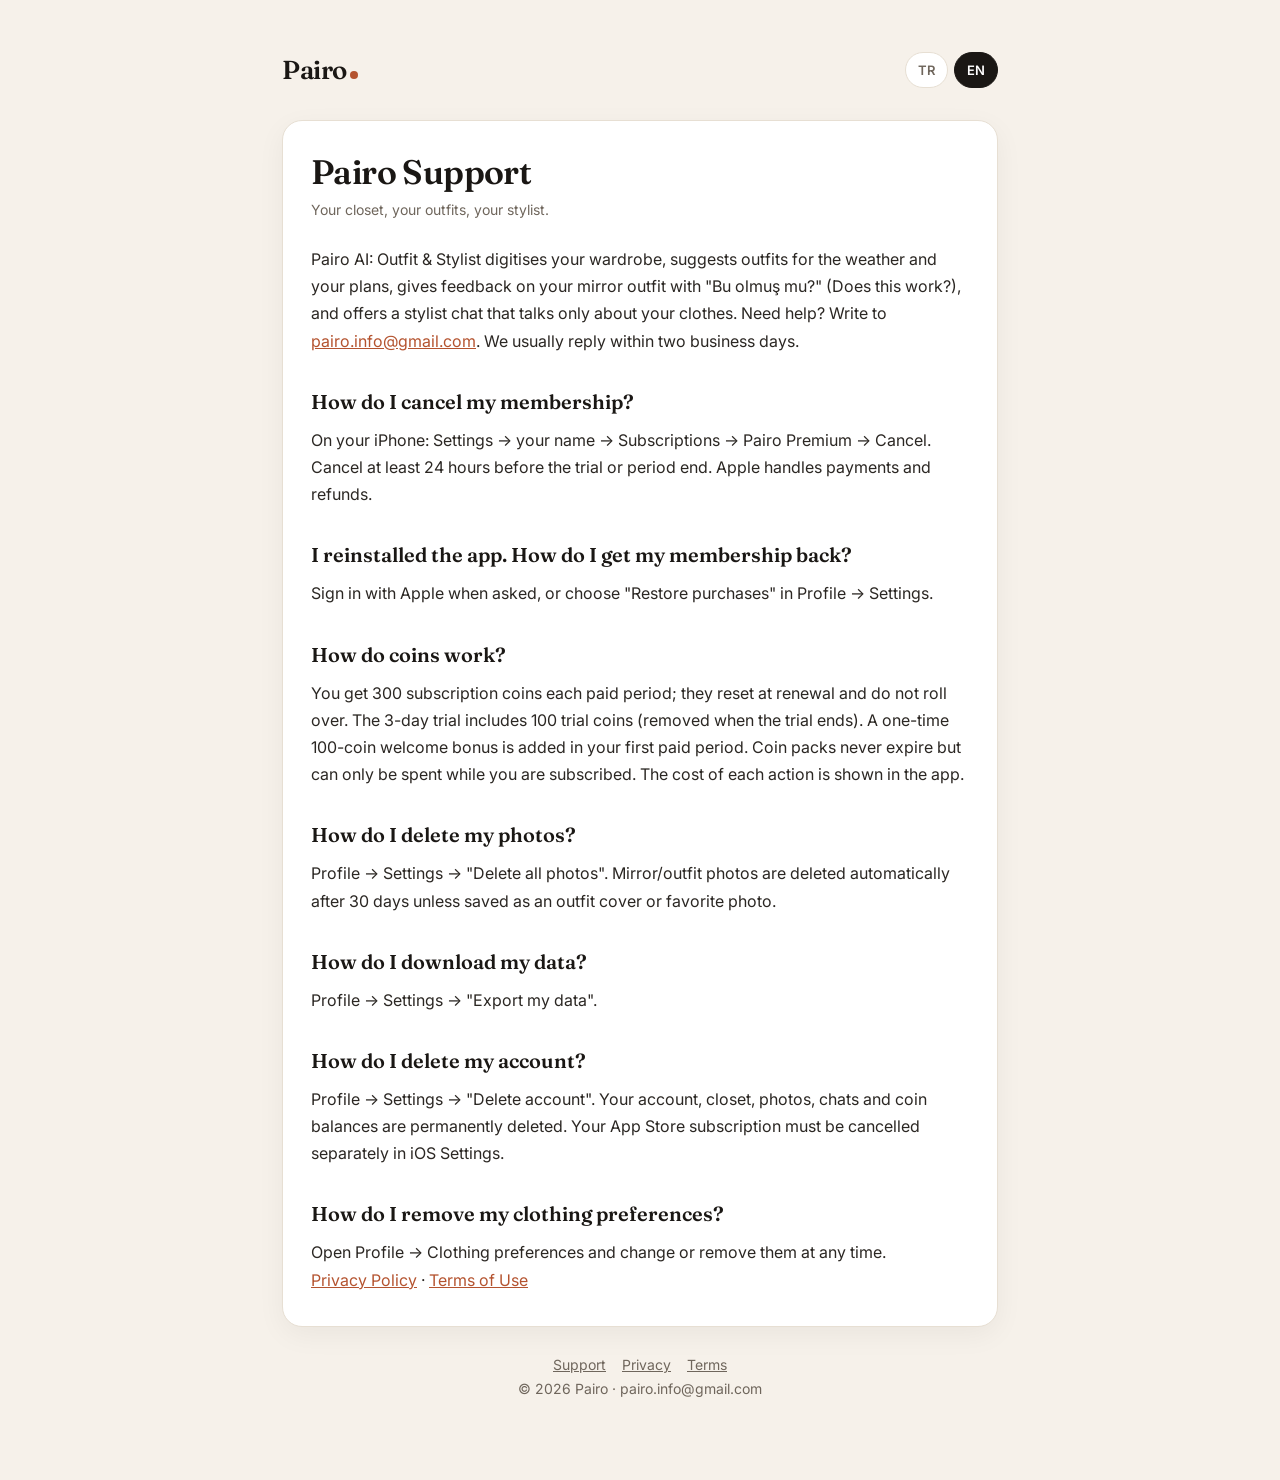
<file: index.html>
<!DOCTYPE html>
<html lang="en">
<head>
<meta charset="UTF-8" />
<meta name="viewport" content="width=device-width, initial-scale=1.0" />
<title>Support — Pairo</title>
<meta name="description" content="Pairo AI: Outfit & Stylist support: membership, coins, photo and account deletion, and contact." />
<link rel="preconnect" href="https://fonts.googleapis.com" /><link rel="preconnect" href="https://fonts.gstatic.com" crossorigin />
<link href="https://fonts.googleapis.com/css2?family=Fraunces:wght@600&family=Inter:wght@400;500;600&display=swap" rel="stylesheet" />
<link rel="stylesheet" href="style.css" />
</head>
<body><div class="wrap">
<header><a class="brand" href="./">Pairo<i></i></a>
<div class="lang"><button data-l="tr">TR</button><button data-l="en">EN</button></div></header>
<article lang="tr" class="card">
<h1>Pairo Destek</h1><p class="updated">Dolabın, kombinlerin, stilistin.</p>
<p>Pairo AI: Outfit &amp; Stylist; dolabını dijitalleştirir, günün havasına ve planına göre kombin önerir, "Bu olmuş mu?" ile aynadaki kombinine geri bildirim verir ve yalnızca kıyafetlerin hakkında sohbet eden bir stilist sunar. Yardıma mı ihtiyacın var? <a href="mailto:pairo.info@gmail.com">pairo.info@gmail.com</a> adresine yaz; genellikle iki iş günü içinde cevap veririz.</p>
<h2>Üyeliğimi nasıl iptal ederim?</h2><p>iPhone'unda: Ayarlar → adın → Abonelikler → Pairo Premium → İptal Et. Deneme veya dönem bitişinden en az 24 saat önce iptal et. Ödemeleri ve iadeleri Apple yönetir.</p>
<h2>Uygulamayı yeniden yükledim. Üyeliğimi nasıl geri alırım?</h2><p>İstendiğinde Apple ile giriş yap ya da Profil → Ayarlar bölümünden "Satın almaları geri yükle"yi seç.</p>
<h2>Coin'ler nasıl çalışır?</h2><p>Her ücretli dönemde 300 abonelik coin'i alırsın; yenilemede sıfırlanır ve devretmez. 3 günlük denemede 100 deneme coin'i verilir (deneme bitince kaldırılır). İlk ücretli dönemde bir kez 100 hoş geldin bonusu eklenir. Coin paketleri süresi dolmaz ancak yalnızca aktif üyelikle harcanabilir. Her işlemin maliyeti uygulamada gösterilir.</p>
<h2>Fotoğraflarımı nasıl silerim?</h2><p>Profil → Ayarlar → "Tüm fotoğrafları sil". Ayna/kombin fotoğrafları, kombin kapağı veya favori fotoğraf olarak kaydedilmedikçe 30 gün sonra otomatik silinir.</p>
<h2>Verilerimi nasıl indiririm?</h2><p>Profil → Ayarlar → "Verilerimi dışa aktar".</p>
<h2>Hesabımı nasıl silerim?</h2><p>Profil → Ayarlar → "Hesabı sil". Hesabın, dolabın, fotoğrafların, sohbetlerin ve coin bakiyelerin kalıcı olarak silinir. App Store aboneliğini iOS Ayarlar'dan ayrıca iptal etmelisin.</p>
<h2>Giyim tercihlerimi nasıl kaldırırım?</h2><p>Profil → Giyim tercihleri bölümünden istediğin zaman değiştirebilir veya kaldırabilirsin.</p>
<p><a href="privacy.html">Gizlilik Politikası</a> · <a href="terms.html">Kullanım Koşulları</a></p>
</article><article lang="en" class="card">
<h1>Pairo Support</h1><p class="updated">Your closet, your outfits, your stylist.</p>
<p>Pairo AI: Outfit &amp; Stylist digitises your wardrobe, suggests outfits for the weather and your plans, gives feedback on your mirror outfit with "Bu olmuş mu?" (Does this work?), and offers a stylist chat that talks only about your clothes. Need help? Write to <a href="mailto:pairo.info@gmail.com">pairo.info@gmail.com</a>. We usually reply within two business days.</p>
<h2>How do I cancel my membership?</h2><p>On your iPhone: Settings → your name → Subscriptions → Pairo Premium → Cancel. Cancel at least 24 hours before the trial or period end. Apple handles payments and refunds.</p>
<h2>I reinstalled the app. How do I get my membership back?</h2><p>Sign in with Apple when asked, or choose "Restore purchases" in Profile → Settings.</p>
<h2>How do coins work?</h2><p>You get 300 subscription coins each paid period; they reset at renewal and do not roll over. The 3-day trial includes 100 trial coins (removed when the trial ends). A one-time 100-coin welcome bonus is added in your first paid period. Coin packs never expire but can only be spent while you are subscribed. The cost of each action is shown in the app.</p>
<h2>How do I delete my photos?</h2><p>Profile → Settings → "Delete all photos". Mirror/outfit photos are deleted automatically after 30 days unless saved as an outfit cover or favorite photo.</p>
<h2>How do I download my data?</h2><p>Profile → Settings → "Export my data".</p>
<h2>How do I delete my account?</h2><p>Profile → Settings → "Delete account". Your account, closet, photos, chats and coin balances are permanently deleted. Your App Store subscription must be cancelled separately in iOS Settings.</p>
<h2>How do I remove my clothing preferences?</h2><p>Open Profile → Clothing preferences and change or remove them at any time.</p>
<p><a href="privacy.html">Privacy Policy</a> · <a href="terms.html">Terms of Use</a></p>
</article><footer><a href="./">Support</a><a href="privacy.html">Privacy</a><a href="terms.html">Terms</a><br/>© 2026 Pairo · pairo.info@gmail.com</footer>
</div><script src="lang.js"></script></body></html>
</file>
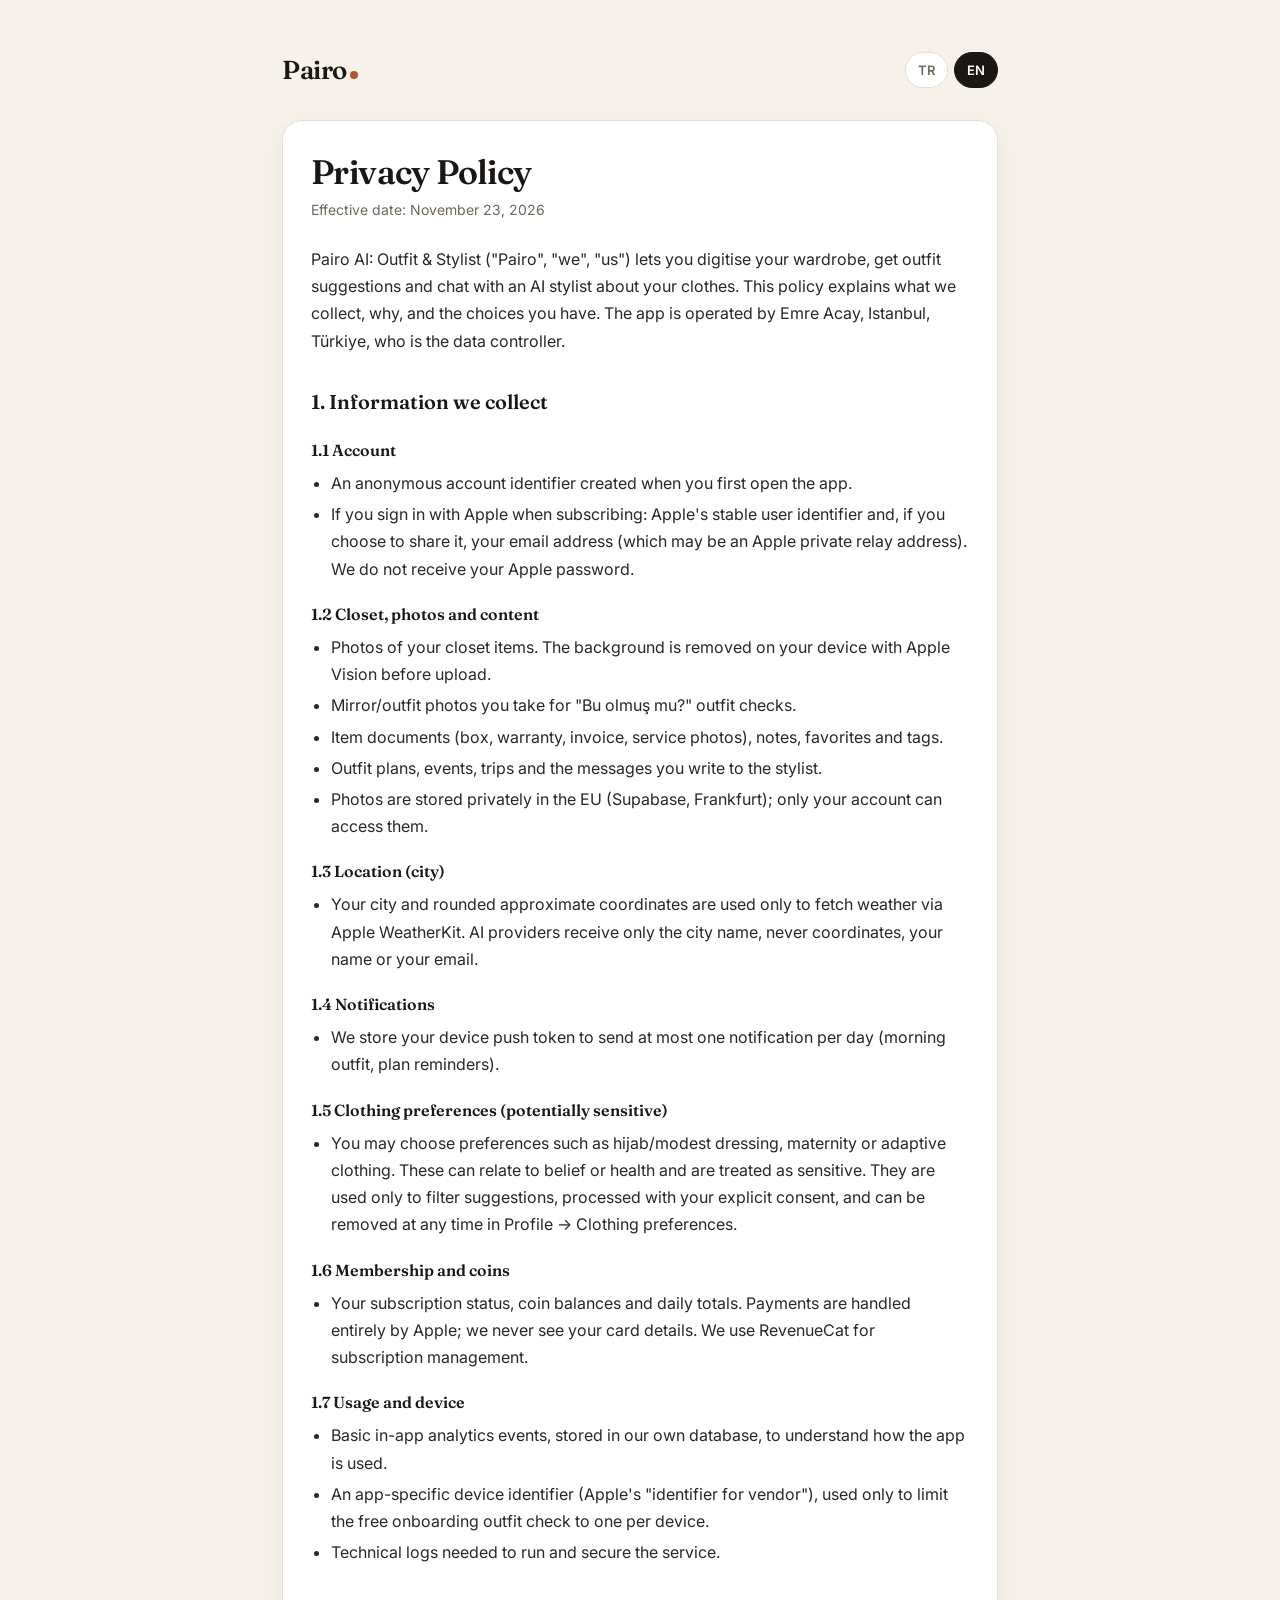
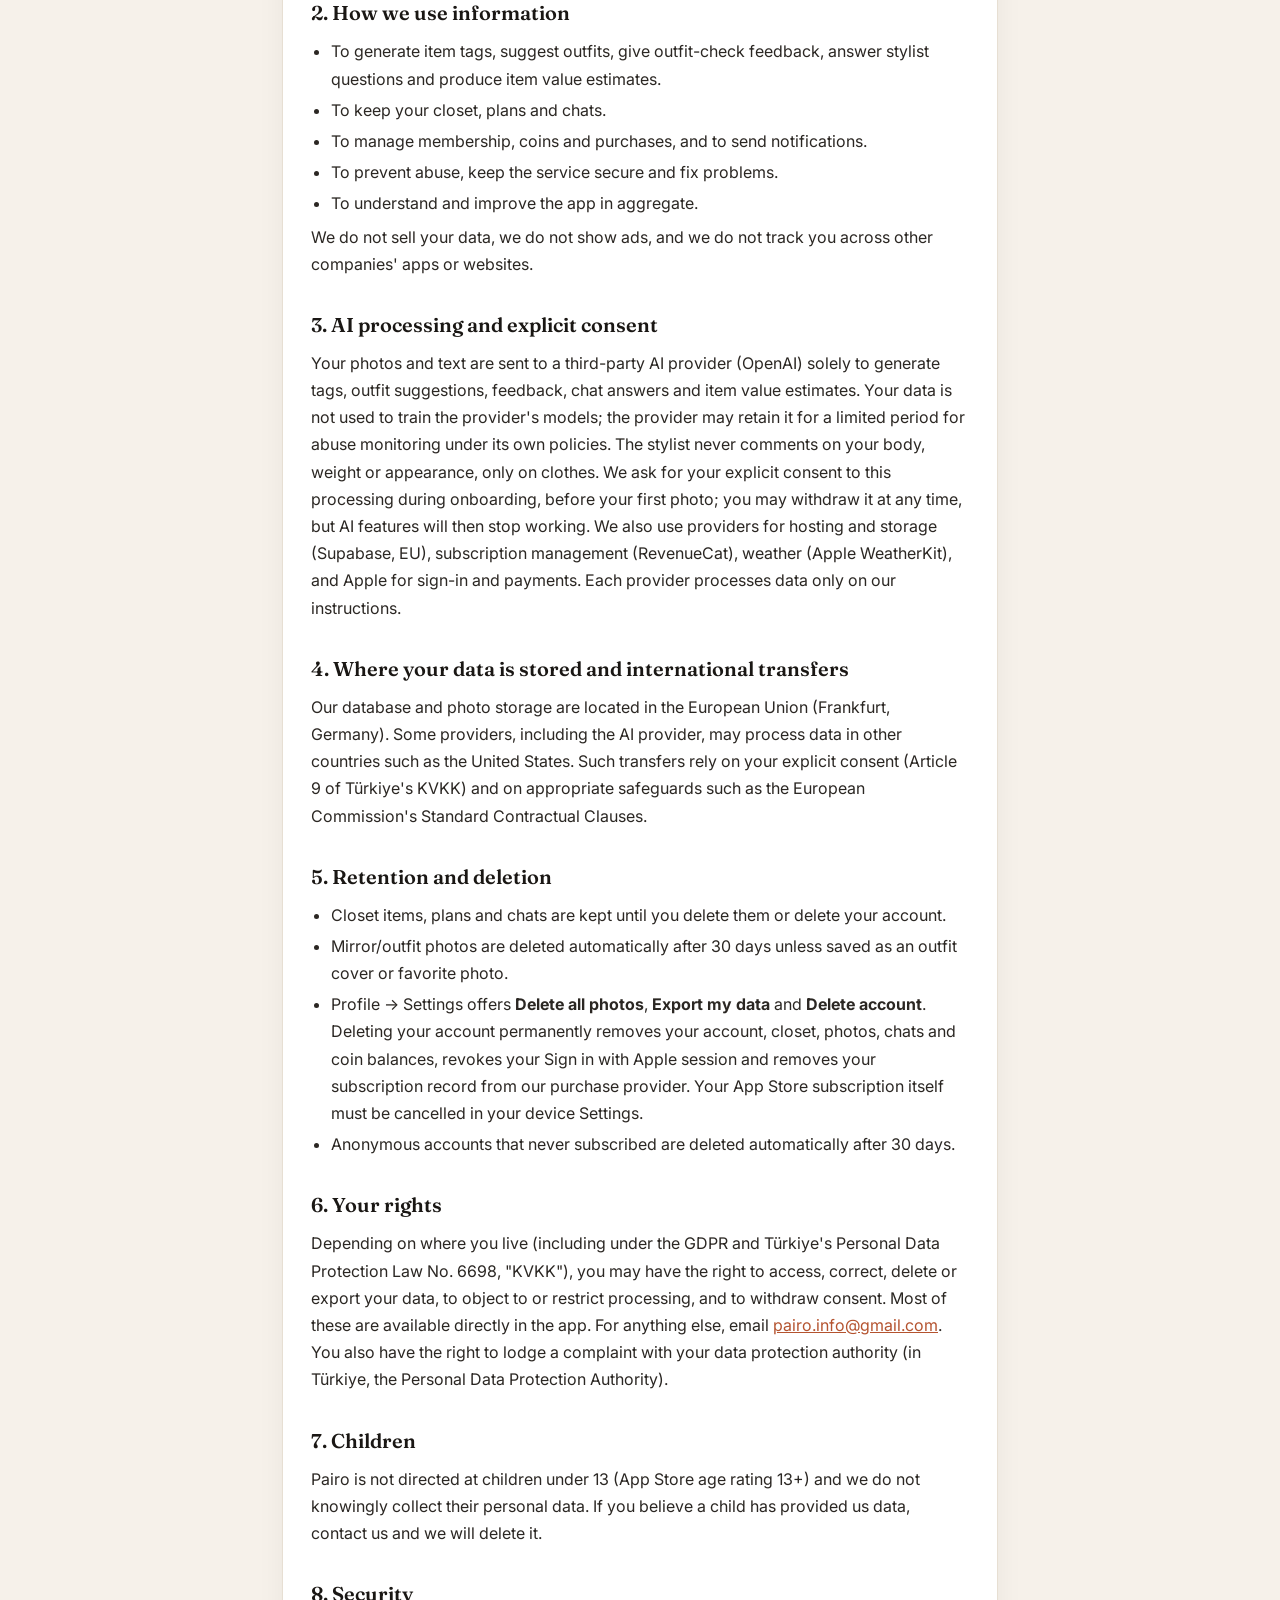
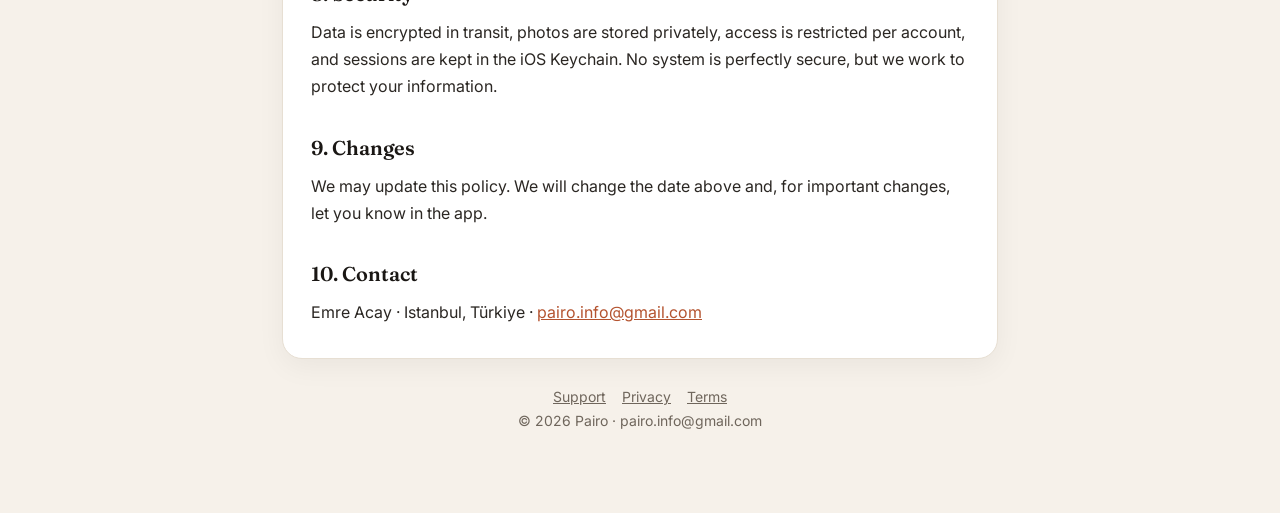
<file: privacy.html>
<!DOCTYPE html>
<html lang="en">
<head>
<meta charset="UTF-8" />
<meta name="viewport" content="width=device-width, initial-scale=1.0" />
<title>Privacy Policy — Pairo</title>
<meta name="description" content="Pairo Privacy Policy: what we collect, how we use it and your rights." />
<link rel="preconnect" href="https://fonts.googleapis.com" /><link rel="preconnect" href="https://fonts.gstatic.com" crossorigin />
<link href="https://fonts.googleapis.com/css2?family=Fraunces:wght@600&family=Inter:wght@400;500;600&display=swap" rel="stylesheet" />
<link rel="stylesheet" href="style.css" />
</head>
<body><div class="wrap">
<header><a class="brand" href="./">Pairo<i></i></a>
<div class="lang"><button data-l="tr">TR</button><button data-l="en">EN</button></div></header>
<article lang="tr" class="card">
<h1>Gizlilik Politikası</h1><p class="updated">Yürürlük tarihi: 23 Kasım 2026</p>
<p>Pairo AI: Outfit &amp; Stylist ("Pairo", "biz"), dolabını dijitalleştirmeni, kombin önerileri almanı ve kıyafetlerin hakkında yapay zekâ stilistiyle sohbet etmeni sağlar. Bu politika neleri, neden topladığımızı ve haklarını açıklar. Uygulama, veri sorumlusu sıfatıyla Emre Acay (İstanbul, Türkiye) tarafından işletilir.</p>
<h2>1. Topladığımız bilgiler</h2>
<h3>1.1 Hesap</h3><ul><li>Uygulamayı ilk açtığında oluşturulan anonim hesap kimliği.</li><li>Abonelik sırasında Apple ile giriş yaparsan: Apple'ın sabit kullanıcı kimliği ve paylaşmayı seçersen e-posta adresin (Apple'ın gizli yönlendirme adresi olabilir). Apple şifreni almayız.</li></ul>
<h3>1.2 Dolap, fotoğraflar ve içerikler</h3><ul><li>Dolap parçalarının fotoğrafları. Arka plan, yüklenmeden önce cihazında Apple Vision ile kaldırılır.</li><li>"Bu olmuş mu?" kombin kontrolü için çektiğin ayna/kombin fotoğrafları.</li><li>Parçalara eklediğin belgeler (kutu, garanti, fatura, servis fotoğrafları), notlar, favoriler ve etiketler.</li><li>Kombin planların, etkinliklerin, seyahatlerin ve stilistle yazdığın sohbet mesajları.</li><li>Fotoğraflar AB'de (Supabase, Frankfurt) gizli olarak saklanır; yalnızca senin hesabın erişebilir.</li></ul>
<h3>1.3 Konum (şehir)</h3><ul><li>Şehrin ve yuvarlanmış yaklaşık koordinatların yalnızca hava durumunu Apple WeatherKit'ten almak için kullanılır. Yapay zekâ sağlayıcılarına yalnızca şehir adı iletilir; koordinat, adın veya e-posta adresin asla iletilmez.</li></ul>
<h3>1.4 Bildirimler</h3><ul><li>Günde en fazla bir bildirim (sabah kombini, plan hatırlatmaları) göndermek için cihaz bildirim jetonu saklanır.</li></ul>
<h3>1.5 Giyim tercihleri (hassas olabilecek veriler)</h3><ul><li>İstersen başörtüsü/tesettür, hamilelik veya uyarlanabilir giyim gibi tercihlerini seçebilirsin. Bunlar kişisel inanç ya da sağlıkla ilişkili olabileceğinden hassas kabul edilir. Yalnızca önerileri filtrelemek için kullanılır, açık rızanla işlenir ve Profil → Giyim tercihleri bölümünden istediğin zaman kaldırabilirsin.</li></ul>
<h3>1.6 Üyelik ve coin'ler</h3><ul><li>Üyelik durumun, coin bakiyelerin ve günlük toplamlar. Ödemeleri tamamen Apple yönetir; kart bilgilerini görmeyiz. Abonelik yönetimi için RevenueCat kullanırız.</li></ul>
<h3>1.7 Kullanım ve cihaz</h3><ul><li>Uygulamanın nasıl kullanıldığını anlamak için kendi veritabanımızda saklanan temel uygulama içi olaylar.</li><li>Yalnızca ücretsiz ilk kombin kontrolünü cihaz başına bir kez ile sınırlamak için kullanılan uygulamaya özel cihaz kimliği (Apple "identifier for vendor").</li><li>Hizmeti çalıştırmak ve güvenliğini sağlamak için gerekli teknik kayıtlar.</li></ul>
<h2>2. Bilgileri nasıl kullanırız</h2><ul><li>Parçalarına etiket üretmek, kombin önermek, kombin kontrolünde geri bildirim vermek, stilist sorularını cevaplamak ve parça değeri tahmini üretmek.</li><li>Dolabını, planlarını ve sohbetlerini saklamak.</li><li>Üyelik, coin ve satın almaları yönetmek; bildirim göndermek.</li><li>Kötüye kullanımı önlemek, hizmeti güvende tutmak ve sorunları gidermek.</li><li>Uygulamayı toplu verilerle anlamak ve geliştirmek.</li></ul>
<p>Verilerini satmayız, reklam göstermeyiz ve seni başka şirketlerin uygulama ve sitelerinde takip etmeyiz.</p>
<h2>3. Yapay zekâ işleme ve açık rıza</h2>
<p>Fotoğrafların ve metinlerin; etiket, kombin önerisi, geri bildirim, sohbet cevabı ve parça değeri tahmini üretmek amacıyla yalnızca bu amaçla üçüncü taraf yapay zekâ sağlayıcısına (OpenAI) iletilir. Verilerin sağlayıcının modellerini eğitmek için kullanılmaz; sağlayıcı, kendi politikası gereği kötüye kullanım denetimi için sınırlı süre saklayabilir. Stilist; vücut, kilo veya görünüş hakkında yorum yapmaz, yalnızca kıyafetler hakkında konuşur. Bu işleme için, ilk fotoğrafından önce ilk kurulumda (onboarding) açık rızan alınır; rızanı istediğin zaman geri alabilirsin, ancak bu durumda yapay zekâ özellikleri çalışmaz. Ayrıca barındırma ve depolama (Supabase, AB), abonelik yönetimi (RevenueCat), hava durumu (Apple WeatherKit) ile giriş ve ödemeler için Apple'ı kullanırız. Her sağlayıcı verileri yalnızca bizim talimatlarımızla işler.</p>
<h2>4. Verilerin saklandığı yer ve yurt dışına aktarım</h2><p>Veritabanımız ve fotoğraf depolamamız Avrupa Birliği'nde (Frankfurt, Almanya) bulunur. Yapay zekâ sağlayıcısı dahil bazı sağlayıcılar verileri ABD gibi başka ülkelerde işleyebilir. Bu aktarım, KVKK'nın 9. maddesi kapsamında açık rızana ve Avrupa Komisyonu'nun Standart Sözleşme Hükümleri gibi uygun güvencelere dayanır.</p>
<h2>5. Saklama ve silme</h2><ul><li>Dolap öğeleri, planlar ve sohbetler, sen silene veya hesabını silene kadar saklanır.</li><li>Ayna/kombin fotoğrafları, kombin kapağı veya favori fotoğraf olarak kaydedilmedikçe 30 gün sonra otomatik silinir.</li><li>Profil → Ayarlar bölümünde <strong>Tüm fotoğrafları sil</strong>, <strong>Verilerimi dışa aktar</strong> ve <strong>Hesabı sil</strong> seçenekleri bulunur. Hesabı silmek hesabını, dolabını, fotoğraflarını, sohbetlerini ve coin bakiyelerini kalıcı olarak siler, Apple ile giriş oturumunu iptal eder ve abonelik kaydını satın alma sağlayıcımızdan kaldırır. App Store aboneliğinin kendisini cihazının Ayarlar bölümünden iptal etmelisin.</li><li>Hiç abone olmamış anonim hesaplar 30 gün sonra otomatik olarak silinir.</li></ul>
<h2>6. Hakların</h2><p>KVKK'nın 11. maddesi ve GDPR kapsamında; kişisel verilerinin işlenip işlenmediğini öğrenme, bilgi talep etme, düzeltilmesini, silinmesini veya aktarılmasını isteme, işlemeye itiraz etme ve açık rızanı geri alma hakların vardır. Bunların çoğunu doğrudan uygulamadan kullanabilirsin. Diğer talepler için <a href="mailto:pairo.info@gmail.com">pairo.info@gmail.com</a> adresine yaz. Ayrıca Kişisel Verileri Koruma Kurumu'na veya ilgili veri koruma otoritesine şikâyette bulunma hakkın vardır.</p>
<h2>7. Çocuklar</h2><p>Pairo 13 yaşın altındaki çocuklara yönelik değildir (App Store yaş derecelendirmesi 13+) ve bilerek onların kişisel verilerini toplamayız. Bir çocuğun bize veri verdiğini düşünüyorsan bize yaz, sileriz.</p>
<h2>8. Güvenlik</h2><p>Veriler aktarım sırasında şifrelenir, fotoğraflar gizli saklanır, erişim hesap bazında sınırlıdır ve oturumlar iOS Anahtar Zinciri'nde tutulur. Hiçbir sistem kusursuz değildir, ancak bilgilerini korumak için çalışırız.</p>
<h2>9. Değişiklikler</h2><p>Bu politikayı güncelleyebiliriz. Yukarıdaki tarihi değiştiririz ve önemli değişiklikleri uygulama içinde bildiririz.</p>
<h2>10. İletişim</h2><p>Emre Acay · İstanbul, Türkiye · <a href="mailto:pairo.info@gmail.com">pairo.info@gmail.com</a></p>
</article><article lang="en" class="card">
<h1>Privacy Policy</h1><p class="updated">Effective date: November 23, 2026</p>
<p>Pairo AI: Outfit &amp; Stylist ("Pairo", "we", "us") lets you digitise your wardrobe, get outfit suggestions and chat with an AI stylist about your clothes. This policy explains what we collect, why, and the choices you have. The app is operated by Emre Acay, Istanbul, Türkiye, who is the data controller.</p>
<h2>1. Information we collect</h2>
<h3>1.1 Account</h3><ul><li>An anonymous account identifier created when you first open the app.</li><li>If you sign in with Apple when subscribing: Apple's stable user identifier and, if you choose to share it, your email address (which may be an Apple private relay address). We do not receive your Apple password.</li></ul>
<h3>1.2 Closet, photos and content</h3><ul><li>Photos of your closet items. The background is removed on your device with Apple Vision before upload.</li><li>Mirror/outfit photos you take for "Bu olmuş mu?" outfit checks.</li><li>Item documents (box, warranty, invoice, service photos), notes, favorites and tags.</li><li>Outfit plans, events, trips and the messages you write to the stylist.</li><li>Photos are stored privately in the EU (Supabase, Frankfurt); only your account can access them.</li></ul>
<h3>1.3 Location (city)</h3><ul><li>Your city and rounded approximate coordinates are used only to fetch weather via Apple WeatherKit. AI providers receive only the city name, never coordinates, your name or your email.</li></ul>
<h3>1.4 Notifications</h3><ul><li>We store your device push token to send at most one notification per day (morning outfit, plan reminders).</li></ul>
<h3>1.5 Clothing preferences (potentially sensitive)</h3><ul><li>You may choose preferences such as hijab/modest dressing, maternity or adaptive clothing. These can relate to belief or health and are treated as sensitive. They are used only to filter suggestions, processed with your explicit consent, and can be removed at any time in Profile → Clothing preferences.</li></ul>
<h3>1.6 Membership and coins</h3><ul><li>Your subscription status, coin balances and daily totals. Payments are handled entirely by Apple; we never see your card details. We use RevenueCat for subscription management.</li></ul>
<h3>1.7 Usage and device</h3><ul><li>Basic in-app analytics events, stored in our own database, to understand how the app is used.</li><li>An app-specific device identifier (Apple's "identifier for vendor"), used only to limit the free onboarding outfit check to one per device.</li><li>Technical logs needed to run and secure the service.</li></ul>
<h2>2. How we use information</h2><ul><li>To generate item tags, suggest outfits, give outfit-check feedback, answer stylist questions and produce item value estimates.</li><li>To keep your closet, plans and chats.</li><li>To manage membership, coins and purchases, and to send notifications.</li><li>To prevent abuse, keep the service secure and fix problems.</li><li>To understand and improve the app in aggregate.</li></ul>
<p>We do not sell your data, we do not show ads, and we do not track you across other companies' apps or websites.</p>
<h2>3. AI processing and explicit consent</h2>
<p>Your photos and text are sent to a third-party AI provider (OpenAI) solely to generate tags, outfit suggestions, feedback, chat answers and item value estimates. Your data is not used to train the provider's models; the provider may retain it for a limited period for abuse monitoring under its own policies. The stylist never comments on your body, weight or appearance, only on clothes. We ask for your explicit consent to this processing during onboarding, before your first photo; you may withdraw it at any time, but AI features will then stop working. We also use providers for hosting and storage (Supabase, EU), subscription management (RevenueCat), weather (Apple WeatherKit), and Apple for sign-in and payments. Each provider processes data only on our instructions.</p>
<h2>4. Where your data is stored and international transfers</h2><p>Our database and photo storage are located in the European Union (Frankfurt, Germany). Some providers, including the AI provider, may process data in other countries such as the United States. Such transfers rely on your explicit consent (Article 9 of Türkiye's KVKK) and on appropriate safeguards such as the European Commission's Standard Contractual Clauses.</p>
<h2>5. Retention and deletion</h2><ul><li>Closet items, plans and chats are kept until you delete them or delete your account.</li><li>Mirror/outfit photos are deleted automatically after 30 days unless saved as an outfit cover or favorite photo.</li><li>Profile → Settings offers <strong>Delete all photos</strong>, <strong>Export my data</strong> and <strong>Delete account</strong>. Deleting your account permanently removes your account, closet, photos, chats and coin balances, revokes your Sign in with Apple session and removes your subscription record from our purchase provider. Your App Store subscription itself must be cancelled in your device Settings.</li><li>Anonymous accounts that never subscribed are deleted automatically after 30 days.</li></ul>
<h2>6. Your rights</h2><p>Depending on where you live (including under the GDPR and Türkiye's Personal Data Protection Law No. 6698, "KVKK"), you may have the right to access, correct, delete or export your data, to object to or restrict processing, and to withdraw consent. Most of these are available directly in the app. For anything else, email <a href="mailto:pairo.info@gmail.com">pairo.info@gmail.com</a>. You also have the right to lodge a complaint with your data protection authority (in Türkiye, the Personal Data Protection Authority).</p>
<h2>7. Children</h2><p>Pairo is not directed at children under 13 (App Store age rating 13+) and we do not knowingly collect their personal data. If you believe a child has provided us data, contact us and we will delete it.</p>
<h2>8. Security</h2><p>Data is encrypted in transit, photos are stored privately, access is restricted per account, and sessions are kept in the iOS Keychain. No system is perfectly secure, but we work to protect your information.</p>
<h2>9. Changes</h2><p>We may update this policy. We will change the date above and, for important changes, let you know in the app.</p>
<h2>10. Contact</h2><p>Emre Acay · Istanbul, Türkiye · <a href="mailto:pairo.info@gmail.com">pairo.info@gmail.com</a></p>
</article><footer><a href="./">Support</a><a href="privacy.html">Privacy</a><a href="terms.html">Terms</a><br/>© 2026 Pairo · pairo.info@gmail.com</footer>
</div><script src="lang.js"></script></body></html>
</file>
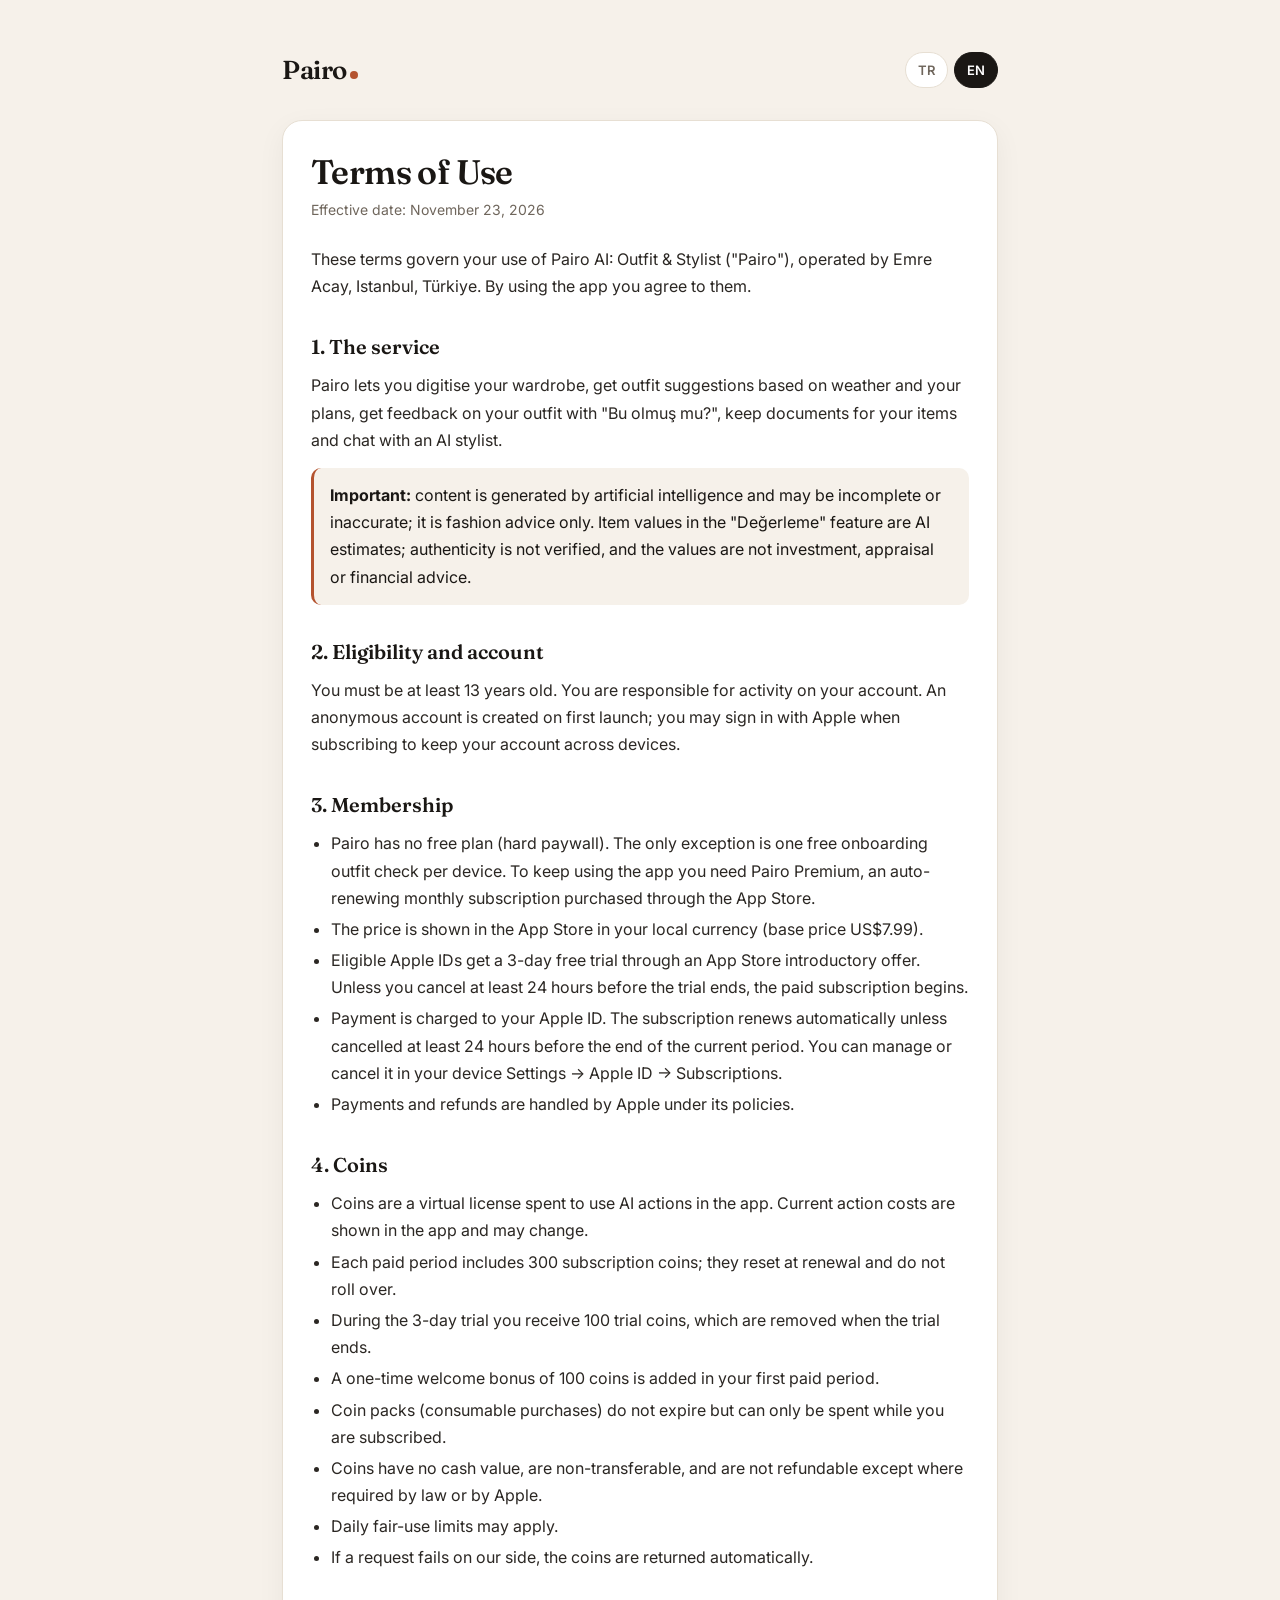
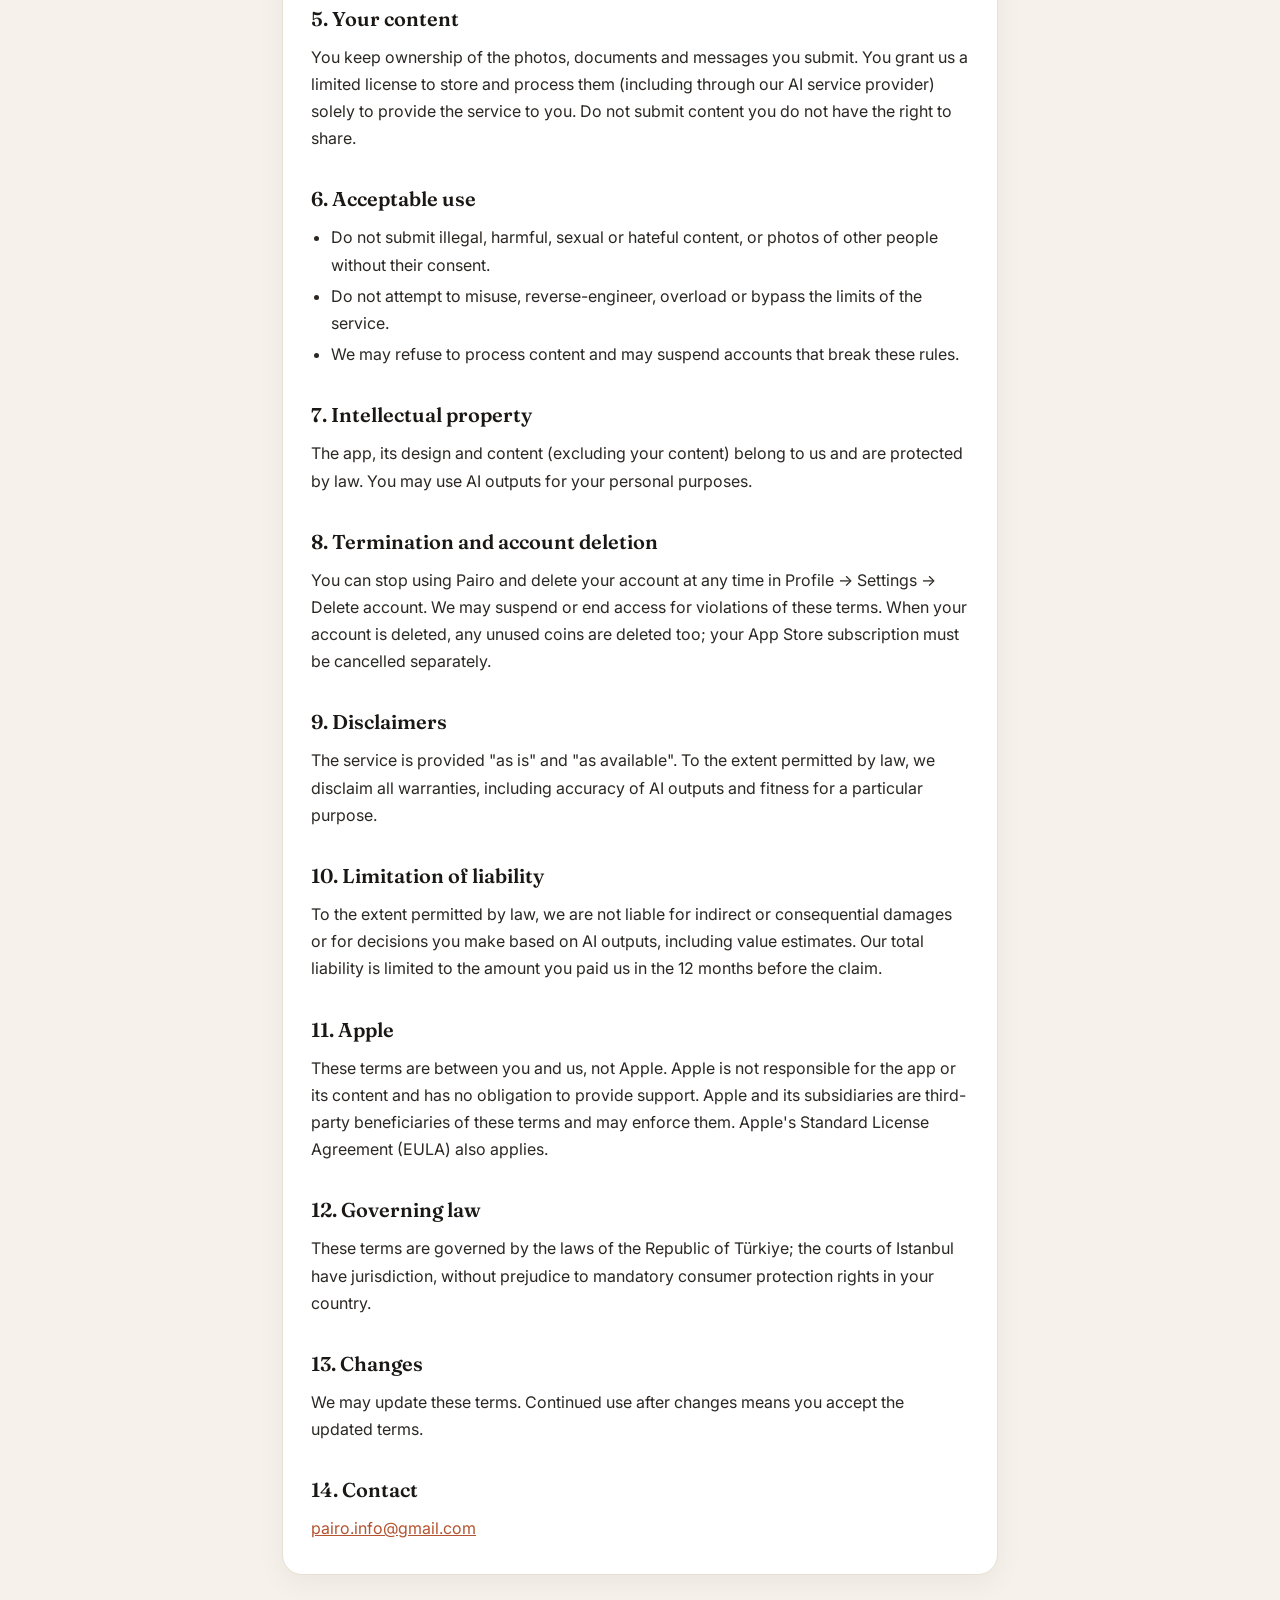
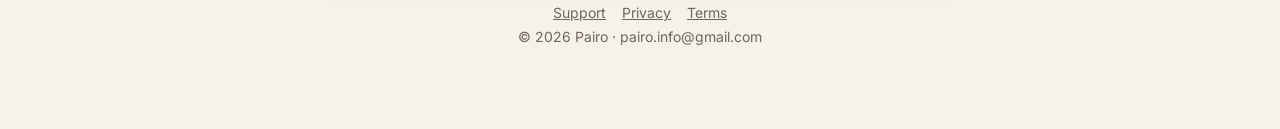
<file: terms.html>
<!DOCTYPE html>
<html lang="en">
<head>
<meta charset="UTF-8" />
<meta name="viewport" content="width=device-width, initial-scale=1.0" />
<title>Terms of Use — Pairo</title>
<meta name="description" content="Pairo Terms of Use: membership, coins, AI content and your responsibilities." />
<link rel="preconnect" href="https://fonts.googleapis.com" /><link rel="preconnect" href="https://fonts.gstatic.com" crossorigin />
<link href="https://fonts.googleapis.com/css2?family=Fraunces:wght@600&family=Inter:wght@400;500;600&display=swap" rel="stylesheet" />
<link rel="stylesheet" href="style.css" />
</head>
<body><div class="wrap">
<header><a class="brand" href="./">Pairo<i></i></a>
<div class="lang"><button data-l="tr">TR</button><button data-l="en">EN</button></div></header>
<article lang="tr" class="card">
<h1>Kullanım Koşulları</h1><p class="updated">Yürürlük tarihi: 23 Kasım 2026</p>
<p>Bu koşullar, Emre Acay (İstanbul, Türkiye) tarafından işletilen Pairo AI: Outfit &amp; Stylist'i ("Pairo") kullanımını düzenler. Uygulamayı kullanarak bu koşulları kabul etmiş olursun.</p>
<h2>1. Hizmet</h2><p>Pairo, dolabını dijitalleştirmeni, hava durumu ve planlarına göre kombin önerileri almanı, "Bu olmuş mu?" ile kombin geri bildirimi almanı, parçalarına ait belgeleri saklamanı ve yapay zekâ stilistiyle sohbet etmeni sağlar.</p>
<div class="note"><strong>Önemli:</strong> içerikler yapay zekâ tarafından üretilir; eksik veya hatalı olabilir ve yalnızca moda önerisi niteliğindedir. "Değerleme" özelliğindeki parça değerleri yapay zekâ tahminidir; ürünün orijinalliği doğrulanmaz ve bu değerler yatırım, ekspertiz veya mali tavsiye değildir.</div>
<h2>2. Uygunluk ve hesap</h2><p>En az 13 yaşında olmalısın. Hesabındaki işlemlerden sen sorumlusun. İlk açılışta anonim bir hesap oluşur; aboneliğinde Apple ile giriş yaparak hesabını cihazlar arasında koruyabilirsin.</p>
<h2>3. Üyelik</h2><ul><li>Pairo'da ücretsiz plan yoktur (sert paywall). Tek istisna, cihaz başına bir kez sunulan ücretsiz ilk kombin kontrolüdür. Sonrasında kullanmak için App Store üzerinden satın alınan Pairo Premium aylık, otomatik yenilenen aboneliği gerekir.</li><li>Fiyat App Store'da yerel para biriminde gösterilir (baz fiyat 7,99 ABD doları).</li><li>Uygun Apple ID'ler için App Store tanıtım teklifi olarak 3 günlük ücretsiz deneme sunulur. Deneme, bitişinden en az 24 saat önce iptal edilmezse ücretli abonelik başlar.</li><li>Ödeme Apple ID'nden alınır. Abonelik, mevcut dönemin bitişinden en az 24 saat önce iptal edilmezse otomatik yenilenir. Cihazında Ayarlar → Apple ID → Abonelikler bölümünden yönetebilir veya iptal edebilirsin.</li><li>Ödemeler ve iadeler Apple tarafından, Apple'ın politikalarına göre yürütülür.</li></ul>
<h2>4. Coin'ler</h2><ul><li>Coin'ler, uygulamadaki yapay zekâ işlemlerini kullanmak için harcanan sanal bir lisanstır. Güncel işlem maliyetleri uygulamada gösterilir ve değişebilir.</li><li>Her ücretli dönemde 300 abonelik coin'i verilir; yenilemede sıfırlanır ve devretmez.</li><li>3 günlük deneme süresince 100 deneme coin'i verilir; deneme bittiğinde kaldırılır.</li><li>İlk ücretli dönemde bir kez 100 coin hoş geldin bonusu eklenir.</li><li>Satın alınabilen coin paketleri (tüketilebilir ürünler) süresi dolmaz, ancak yalnızca aktif abonelik varken harcanabilir.</li><li>Coin'lerin nakit değeri yoktur, devredilemez; kanunun veya Apple'ın gerektirdiği durumlar dışında iade edilmez.</li><li>Hizmetin adil kullanımı için günlük kullanım sınırları uygulanabilir.</li><li>Bir istek bizim tarafımızda başarısız olursa coin'ler otomatik olarak iade edilir.</li></ul>
<h2>5. İçeriğin</h2><p>Yüklediğin fotoğrafların, belgelerin ve mesajların sahibi sensin. Bunları yalnızca sana hizmet sunmak amacıyla saklamamız ve işlememiz (yapay zekâ hizmet sağlayıcımız aracılığıyla dahil) için bize sınırlı bir lisans verirsin. Paylaşma hakkın olmayan içerik yükleme.</p>
<h2>6. Kabul edilebilir kullanım</h2><ul><li>Yasa dışı, zararlı, cinsel veya nefret içeren içerik ya da başkalarının izni olmadan fotoğraflarını yükleme.</li><li>Hizmeti kötüye kullanmaya, tersine mühendislik yapmaya, aşırı yüklemeye veya sınırlarını aşmaya çalışma.</li><li>İçeriği işlemeyi reddedebilir ve bu kuralları ihlal eden hesapları askıya alabiliriz.</li></ul>
<h2>7. Fikri mülkiyet</h2><p>Uygulama, tasarımı ve içeriği (senin içeriğin hariç) bize aittir ve yasalarla korunur. Yapay zekâ çıktılarını kişisel amaçlarınla kullanabilirsin.</p>
<h2>8. Sona erme ve hesap silme</h2><p>Pairo'yu istediğin zaman bırakabilir ve Profil → Ayarlar → Hesabı sil ile hesabını silebilirsin. Bu koşulların ihlali halinde erişimi askıya alabilir veya sonlandırabiliriz. Hesabın silindiğinde kullanılmamış coin'lerin de silinir; App Store aboneliğini ayrıca iptal etmelisin.</p>
<h2>9. Sorumluluk reddi</h2><p>Hizmet "olduğu gibi" ve "mevcut olduğu şekilde" sunulur. Yasaların izin verdiği ölçüde, yapay zekâ çıktılarının doğruluğu ve belirli bir amaca uygunluk dahil tüm garantileri reddederiz.</p>
<h2>10. Sorumluluğun sınırlandırılması</h2><p>Yasaların izin verdiği ölçüde, dolaylı zararlardan veya yapay zekâ çıktılarına (değer tahminleri dahil) dayanarak aldığın kararlardan sorumlu değiliz. Toplam sorumluluğumuz, talepten önceki 12 ayda bize ödediğin tutarla sınırlıdır.</p>
<h2>11. Apple</h2><p>Bu koşullar Apple ile değil, seninle bizim aramızdadır. Apple uygulamadan veya içeriğinden sorumlu değildir ve destek sağlama yükümlülüğü yoktur. Apple ve bağlı şirketleri bu koşulların üçüncü taraf lehtarlarıdır ve bunları uygulayabilir. Apple'ın Standart Lisans Sözleşmesi (EULA) da geçerlidir.</p>
<h2>12. Uygulanacak hukuk</h2><p>Bu koşullar Türkiye Cumhuriyeti hukukuna tabidir; ülkendeki zorunlu tüketici hakların saklı kalmak kaydıyla İstanbul mahkemeleri yetkilidir.</p>
<h2>13. Değişiklikler</h2><p>Bu koşulları güncelleyebiliriz. Değişikliklerden sonra kullanmaya devam etmen, güncellenmiş koşulları kabul ettiğin anlamına gelir.</p>
<h2>14. İletişim</h2><p><a href="mailto:pairo.info@gmail.com">pairo.info@gmail.com</a></p>
</article>
<article lang="en" class="card">
<h1>Terms of Use</h1><p class="updated">Effective date: November 23, 2026</p>
<p>These terms govern your use of Pairo AI: Outfit &amp; Stylist ("Pairo"), operated by Emre Acay, Istanbul, Türkiye. By using the app you agree to them.</p>
<h2>1. The service</h2><p>Pairo lets you digitise your wardrobe, get outfit suggestions based on weather and your plans, get feedback on your outfit with "Bu olmuş mu?", keep documents for your items and chat with an AI stylist.</p>
<div class="note"><strong>Important:</strong> content is generated by artificial intelligence and may be incomplete or inaccurate; it is fashion advice only. Item values in the "Değerleme" feature are AI estimates; authenticity is not verified, and the values are not investment, appraisal or financial advice.</div>
<h2>2. Eligibility and account</h2><p>You must be at least 13 years old. You are responsible for activity on your account. An anonymous account is created on first launch; you may sign in with Apple when subscribing to keep your account across devices.</p>
<h2>3. Membership</h2><ul><li>Pairo has no free plan (hard paywall). The only exception is one free onboarding outfit check per device. To keep using the app you need Pairo Premium, an auto-renewing monthly subscription purchased through the App Store.</li><li>The price is shown in the App Store in your local currency (base price US$7.99).</li><li>Eligible Apple IDs get a 3-day free trial through an App Store introductory offer. Unless you cancel at least 24 hours before the trial ends, the paid subscription begins.</li><li>Payment is charged to your Apple ID. The subscription renews automatically unless cancelled at least 24 hours before the end of the current period. You can manage or cancel it in your device Settings → Apple ID → Subscriptions.</li><li>Payments and refunds are handled by Apple under its policies.</li></ul>
<h2>4. Coins</h2><ul><li>Coins are a virtual license spent to use AI actions in the app. Current action costs are shown in the app and may change.</li><li>Each paid period includes 300 subscription coins; they reset at renewal and do not roll over.</li><li>During the 3-day trial you receive 100 trial coins, which are removed when the trial ends.</li><li>A one-time welcome bonus of 100 coins is added in your first paid period.</li><li>Coin packs (consumable purchases) do not expire but can only be spent while you are subscribed.</li><li>Coins have no cash value, are non-transferable, and are not refundable except where required by law or by Apple.</li><li>Daily fair-use limits may apply.</li><li>If a request fails on our side, the coins are returned automatically.</li></ul>
<h2>5. Your content</h2><p>You keep ownership of the photos, documents and messages you submit. You grant us a limited license to store and process them (including through our AI service provider) solely to provide the service to you. Do not submit content you do not have the right to share.</p>
<h2>6. Acceptable use</h2><ul><li>Do not submit illegal, harmful, sexual or hateful content, or photos of other people without their consent.</li><li>Do not attempt to misuse, reverse-engineer, overload or bypass the limits of the service.</li><li>We may refuse to process content and may suspend accounts that break these rules.</li></ul>
<h2>7. Intellectual property</h2><p>The app, its design and content (excluding your content) belong to us and are protected by law. You may use AI outputs for your personal purposes.</p>
<h2>8. Termination and account deletion</h2><p>You can stop using Pairo and delete your account at any time in Profile → Settings → Delete account. We may suspend or end access for violations of these terms. When your account is deleted, any unused coins are deleted too; your App Store subscription must be cancelled separately.</p>
<h2>9. Disclaimers</h2><p>The service is provided "as is" and "as available". To the extent permitted by law, we disclaim all warranties, including accuracy of AI outputs and fitness for a particular purpose.</p>
<h2>10. Limitation of liability</h2><p>To the extent permitted by law, we are not liable for indirect or consequential damages or for decisions you make based on AI outputs, including value estimates. Our total liability is limited to the amount you paid us in the 12 months before the claim.</p>
<h2>11. Apple</h2><p>These terms are between you and us, not Apple. Apple is not responsible for the app or its content and has no obligation to provide support. Apple and its subsidiaries are third-party beneficiaries of these terms and may enforce them. Apple's Standard License Agreement (EULA) also applies.</p>
<h2>12. Governing law</h2><p>These terms are governed by the laws of the Republic of Türkiye; the courts of Istanbul have jurisdiction, without prejudice to mandatory consumer protection rights in your country.</p>
<h2>13. Changes</h2><p>We may update these terms. Continued use after changes means you accept the updated terms.</p>
<h2>14. Contact</h2><p><a href="mailto:pairo.info@gmail.com">pairo.info@gmail.com</a></p>
</article><footer><a href="./">Support</a><a href="privacy.html">Privacy</a><a href="terms.html">Terms</a><br/>© 2026 Pairo · pairo.info@gmail.com</footer>
</div><script src="lang.js"></script></body></html>
</file>
<file: style.css>
:root{--bg:#F6F1EA;--surface:#FFFFFF;--ink:#1A1714;--muted:#6F665C;--border:#E7DFD3;--accent:#B4532F}
*{box-sizing:border-box;margin:0;padding:0}
html{-webkit-text-size-adjust:100%}
body{font-family:'Inter',-apple-system,BlinkMacSystemFont,'Segoe UI',sans-serif;background:var(--bg);color:var(--ink);line-height:1.7}
.wrap{max-width:760px;margin:0 auto;padding:48px 22px 80px}
header{display:flex;align-items:center;justify-content:space-between;gap:12px;margin-bottom:28px}
.brand{font-family:'Fraunces',Georgia,serif;font-weight:600;font-size:26px;letter-spacing:-.4px;color:var(--ink);text-decoration:none}
.brand i{display:inline-block;width:8px;height:8px;border-radius:50%;background:var(--accent);margin-left:3px}
.lang{display:flex;gap:6px}.lang button{font:inherit;font-size:13px;font-weight:600;border:1px solid var(--border);border-radius:999px;padding:6px 12px;background:#fff;color:var(--muted);cursor:pointer}
.lang button.on{background:var(--ink);border-color:var(--ink);color:#fff}
.card{background:var(--surface);border:1px solid var(--border);border-radius:20px;padding:32px 28px;box-shadow:0 8px 28px rgba(26,23,20,.05)}
h1,h2,h3{font-family:'Fraunces',Georgia,serif;font-weight:600;color:var(--ink)}
h1{font-size:34px;line-height:1.15;letter-spacing:-.6px;margin-bottom:6px}
.updated{color:var(--muted);font-size:14px;margin-bottom:24px}
h2{font-size:20px;margin:30px 0 8px}
h3{font-size:16px;margin:18px 0 4px}
p,li{font-size:16px;color:#2b2723}
ul{padding-left:20px;margin:6px 0}li{margin:4px 0}
a{color:var(--accent)}
.note{background:#F6F1EA;border-left:3px solid var(--accent);border-radius:10px;padding:14px 16px;margin:14px 0}
footer{margin-top:26px;text-align:center;color:var(--muted);font-size:14px}
footer a{color:var(--muted);margin:0 8px}
article[lang]{display:none}article[lang].show{display:block}
@media(max-width:480px){.card{padding:24px 18px}h1{font-size:28px}}
</file>
